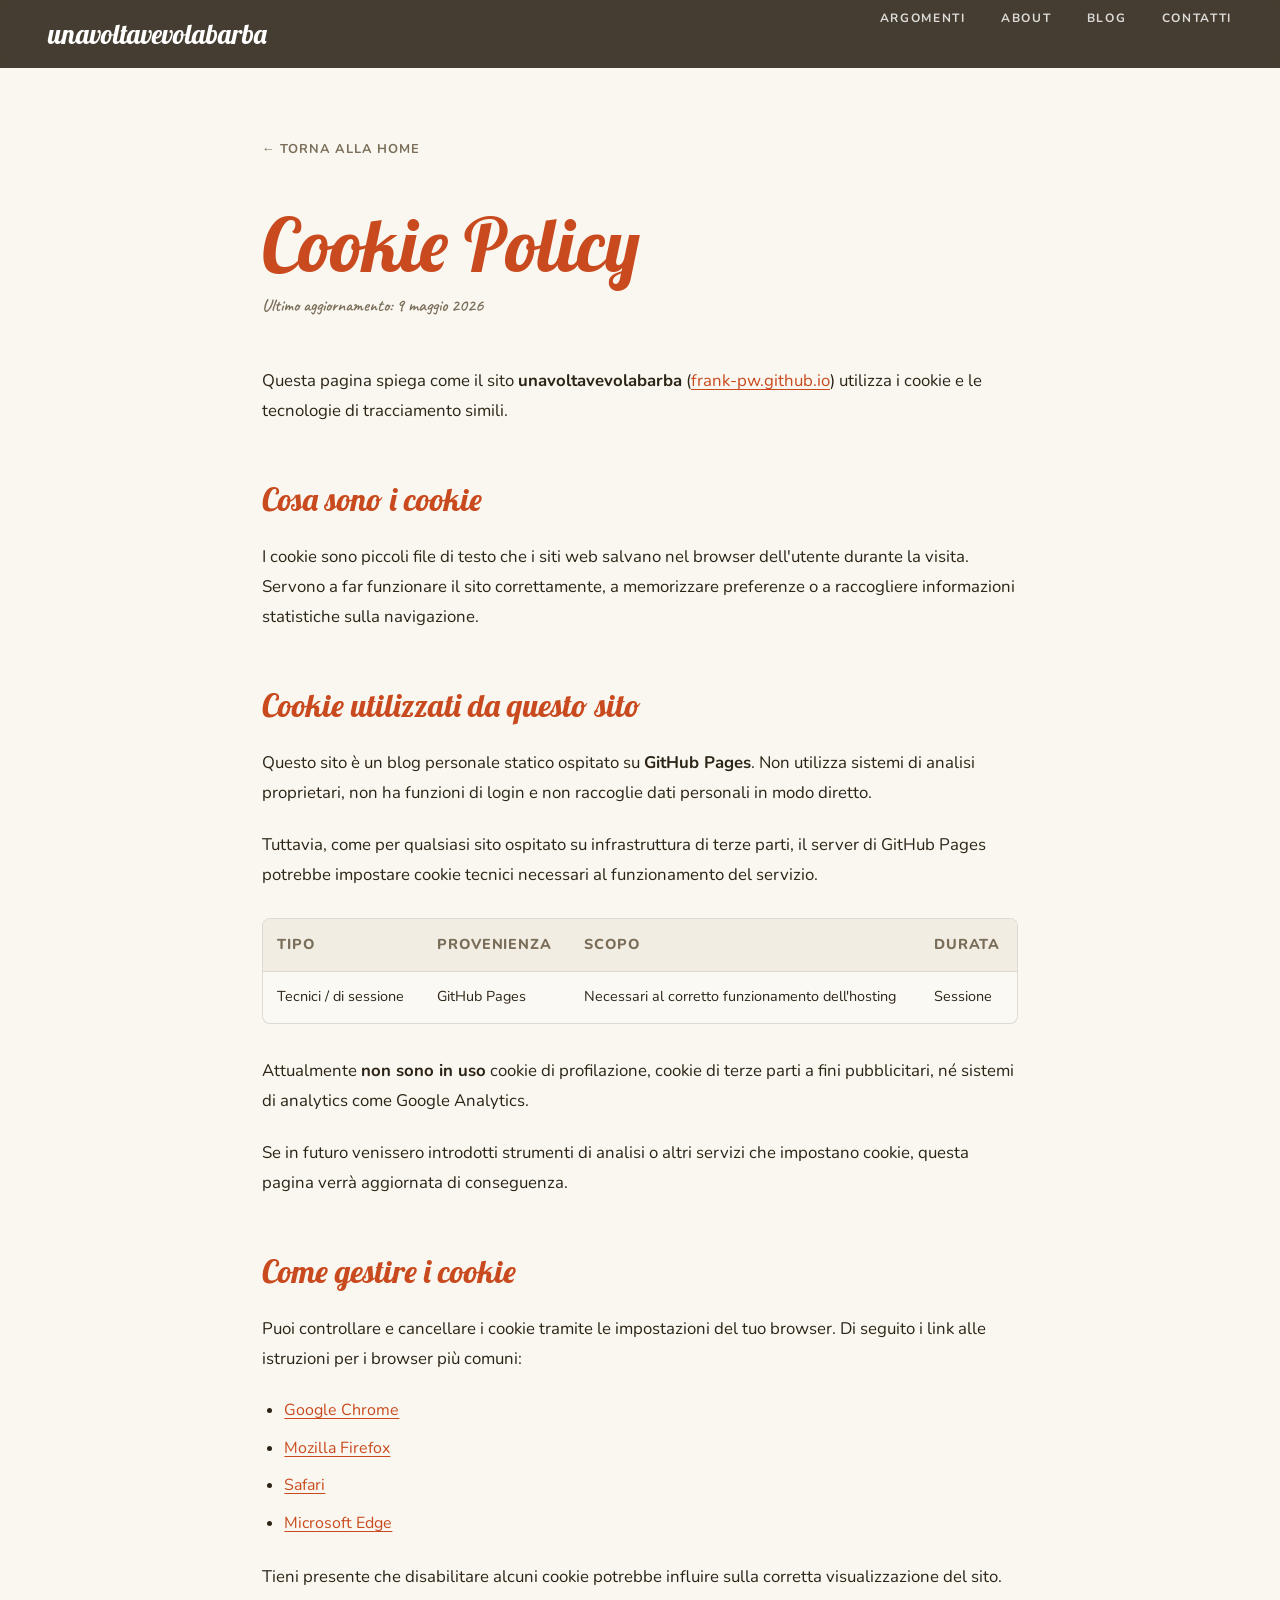
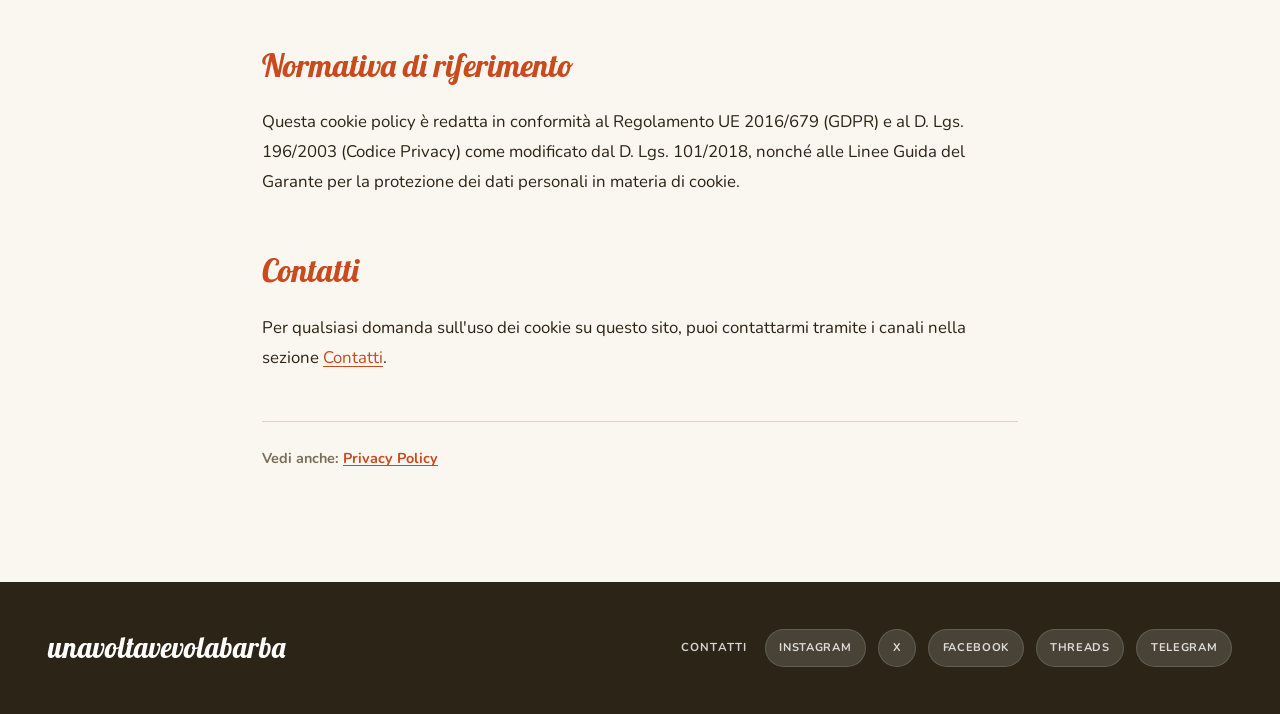
<file: cookie-policy.html>
<!DOCTYPE html>
<html lang="it">
<head>
  <meta charset="UTF-8" />
  <meta name="viewport" content="width=device-width, initial-scale=1.0" />
  <title>Cookie Policy - unavoltavevolabarba</title>
  <link rel="icon" type="image/png" href="papaveri-favicon.png?v=3" />
  <link rel="shortcut icon" href="papaveri-favicon.png?v=3" />
  <link rel="preconnect" href="https://fonts.googleapis.com" />
  <link rel="preconnect" href="https://fonts.gstatic.com" crossorigin />
  <link
    href="https://fonts.googleapis.com/css2?family=Lobster&family=Caveat:wght@400;600;700&family=Nunito:ital,wght@0,300;0,400;0,600;0,700;1,300;1,400&display=swap"
    rel="stylesheet"
  />
  <style>
    *, *::before, *::after { box-sizing: border-box; margin: 0; padding: 0; }

    :root {
      --bg: #faf7f2;
      --text: #2c2416;
      --muted: #7a6a54;
      --accent: #c0622a;
      --border: #e0d6c8;
      --font-body: 'Georgia', serif;
      --font-nav: system-ui, sans-serif;
    }

    body {
      background: var(--bg);
      color: var(--text);
      font-family: var(--font-body);
      font-size: 1.05rem;
      line-height: 1.75;
    }

    nav {
      position: sticky;
      top: 0;
      z-index: 100;
      background: var(--bg);
      border-bottom: 1px solid var(--border);
      padding: 0 2rem;
      display: flex;
      align-items: center;
      justify-content: space-between;
      height: 56px;
    }
    nav a.logo {
      font-family: var(--font-nav);
      font-weight: 700;
      font-size: 0.95rem;
      color: var(--text);
      text-decoration: none;
    }
    nav ul {
      list-style: none;
      display: flex;
      gap: 1.5rem;
    }
    nav ul a {
      font-family: var(--font-nav);
      font-size: 0.85rem;
      color: var(--muted);
      text-decoration: none;
      transition: color 0.2s;
    }
    nav ul a:hover { color: var(--accent); }

    main {
      max-width: 720px;
      margin: 0 auto;
      padding: 3rem 2rem 5rem;
    }

    .back-link {
      display: inline-block;
      font-family: var(--font-nav);
      font-size: 0.85rem;
      color: var(--muted);
      text-decoration: none;
      margin-bottom: 2.5rem;
      transition: color 0.2s;
    }
    .back-link:hover { color: var(--accent); }

    h1 {
      font-size: clamp(1.8rem, 4vw, 2.4rem);
      font-weight: normal;
      line-height: 1.2;
      margin-bottom: 0.5rem;
    }
    .meta {
      font-family: var(--font-nav);
      font-size: 0.8rem;
      color: var(--muted);
      margin-bottom: 2.5rem;
    }

    h2 {
      font-size: 1.1rem;
      font-weight: normal;
      color: var(--accent);
      margin-top: 2.5rem;
      margin-bottom: 0.75rem;
      text-transform: uppercase;
      letter-spacing: 0.06em;
      font-family: var(--font-nav);
    }

    p { margin-bottom: 1rem; }

    table {
      width: 100%;
      border-collapse: collapse;
      margin: 1.5rem 0;
      font-family: var(--font-nav);
      font-size: 0.88rem;
    }
    th {
      text-align: left;
      padding: 0.6rem 0.8rem;
      background: #f0ebe2;
      color: var(--muted);
      font-weight: 600;
      border-bottom: 1px solid var(--border);
    }
    td {
      padding: 0.6rem 0.8rem;
      border-bottom: 1px solid var(--border);
      vertical-align: top;
    }
    tr:last-child td { border-bottom: none; }

    a { color: var(--accent); }
    a:hover { opacity: 0.8; }

    hr {
      border: none;
      border-top: 1px solid var(--border);
      margin: 3rem 0;
    }

    footer {
      border-top: 1px solid var(--border);
      padding: 2rem;
      display: flex;
      flex-wrap: wrap;
      align-items: center;
      justify-content: space-between;
      gap: 1rem;
    }
    footer a.logo {
      font-family: var(--font-nav);
      font-weight: 700;
      font-size: 0.9rem;
      color: var(--text);
      text-decoration: none;
    }
    .footer-social {
      display: flex;
      gap: 1rem;
      flex-wrap: wrap;
    }
    .footer-social a {
      font-family: var(--font-nav);
      font-size: 0.82rem;
      color: var(--muted);
      text-decoration: none;
      transition: color 0.2s;
    }
    .footer-social a:hover { color: var(--accent); }

    @media (max-width: 600px) {
      nav ul { display: none; }
      footer { flex-direction: column; align-items: flex-start; }
      table { font-size: 0.8rem; }
    }
  </style>
  <link rel="stylesheet" href="legal.css" />
</head>
<body>

<nav>
  <a class="logo" href="https://frank-pw.github.io/index.html">unavoltavevolabarba</a>
  <ul>
    <li><a href="https://frank-pw.github.io/index.html#topics">Argomenti</a></li>
    <li><a href="https://frank-pw.github.io/index.html#about">About</a></li>
    <li><a href="https://frank-pw.github.io/index.html#blog">Blog</a></li>
    <li><a href="https://frank-pw.github.io/index.html#contatti">Contatti</a></li>
  </ul>
</nav>

<main>
  <a class="back-link" href="https://frank-pw.github.io/index.html">← Torna alla home</a>

  <h1>Cookie Policy</h1>
  <p class="meta">Ultimo aggiornamento: 9 maggio 2026</p>

  <p>Questa pagina spiega come il sito <strong>unavoltavevolabarba</strong> (<a href="https://frank-pw.github.io/">frank-pw.github.io</a>) utilizza i cookie e le tecnologie di tracciamento simili.</p>

  <h2>Cosa sono i cookie</h2>
  <p>I cookie sono piccoli file di testo che i siti web salvano nel browser dell'utente durante la visita. Servono a far funzionare il sito correttamente, a memorizzare preferenze o a raccogliere informazioni statistiche sulla navigazione.</p>

  <h2>Cookie utilizzati da questo sito</h2>
  <p>Questo sito è un blog personale statico ospitato su <strong>GitHub Pages</strong>. Non utilizza sistemi di analisi proprietari, non ha funzioni di login e non raccoglie dati personali in modo diretto.</p>
  <p>Tuttavia, come per qualsiasi sito ospitato su infrastruttura di terze parti, il server di GitHub Pages potrebbe impostare cookie tecnici necessari al funzionamento del servizio.</p>

  <table>
    <thead>
      <tr>
        <th>Tipo</th>
        <th>Provenienza</th>
        <th>Scopo</th>
        <th>Durata</th>
      </tr>
    </thead>
    <tbody>
      <tr>
        <td>Tecnici / di sessione</td>
        <td>GitHub Pages</td>
        <td>Necessari al corretto funzionamento dell'hosting</td>
        <td>Sessione</td>
      </tr>
    </tbody>
  </table>

  <p>Attualmente <strong>non sono in uso</strong> cookie di profilazione, cookie di terze parti a fini pubblicitari, né sistemi di analytics come Google Analytics.</p>
  <p>Se in futuro venissero introdotti strumenti di analisi o altri servizi che impostano cookie, questa pagina verrà aggiornata di conseguenza.</p>

  <h2>Come gestire i cookie</h2>
  <p>Puoi controllare e cancellare i cookie tramite le impostazioni del tuo browser. Di seguito i link alle istruzioni per i browser più comuni:</p>
  <ul>
    <li><a href="https://support.google.com/chrome/answer/95647" target="_blank" rel="noopener">Google Chrome</a></li>
    <li><a href="https://support.mozilla.org/it/kb/protezione-antitracciamento-avanzata-firefox-desktop" target="_blank" rel="noopener">Mozilla Firefox</a></li>
    <li><a href="https://support.apple.com/it-it/guide/safari/sfri11471/mac" target="_blank" rel="noopener">Safari</a></li>
    <li><a href="https://support.microsoft.com/it-it/microsoft-edge/eliminare-i-cookie-in-microsoft-edge-63947406-40ac-c3b8-57b9-2a946a29ae09" target="_blank" rel="noopener">Microsoft Edge</a></li>
  </ul>
  <p>Tieni presente che disabilitare alcuni cookie potrebbe influire sulla corretta visualizzazione del sito.</p>

  <h2>Normativa di riferimento</h2>
  <p>Questa cookie policy è redatta in conformità al Regolamento UE 2016/679 (GDPR) e al D. Lgs. 196/2003 (Codice Privacy) come modificato dal D. Lgs. 101/2018, nonché alle Linee Guida del Garante per la protezione dei dati personali in materia di cookie.</p>

  <h2>Contatti</h2>
  <p>Per qualsiasi domanda sull'uso dei cookie su questo sito, puoi contattarmi tramite i canali nella sezione <a href="https://frank-pw.github.io/index.html#contatti">Contatti</a>.</p>

  <hr />

  <p class="see-also">Vedi anche: <a href="privacy-policy.html">Privacy Policy</a></p>
</main>

<footer>
  <a class="logo" href="https://frank-pw.github.io/index.html">unavoltavevolabarba</a>
  <div class="footer-social">
    <span>Contatti</span>
    <a href="https://www.instagram.com/frank_pw" target="_blank" rel="noopener">Instagram</a>
    <a href="https://x.com/frank_pw" target="_blank" rel="noopener">X</a>
    <a href="https://www.facebook.com/frank_pw" target="_blank" rel="noopener">Facebook</a>
    <a href="https://www.threads.net/@frank_pw" target="_blank" rel="noopener">Threads</a>
    <a href="https://t.me/frank_pw1" target="_blank" rel="noopener">Telegram</a>
  </div>
</footer>

</body>
</html>
</file>
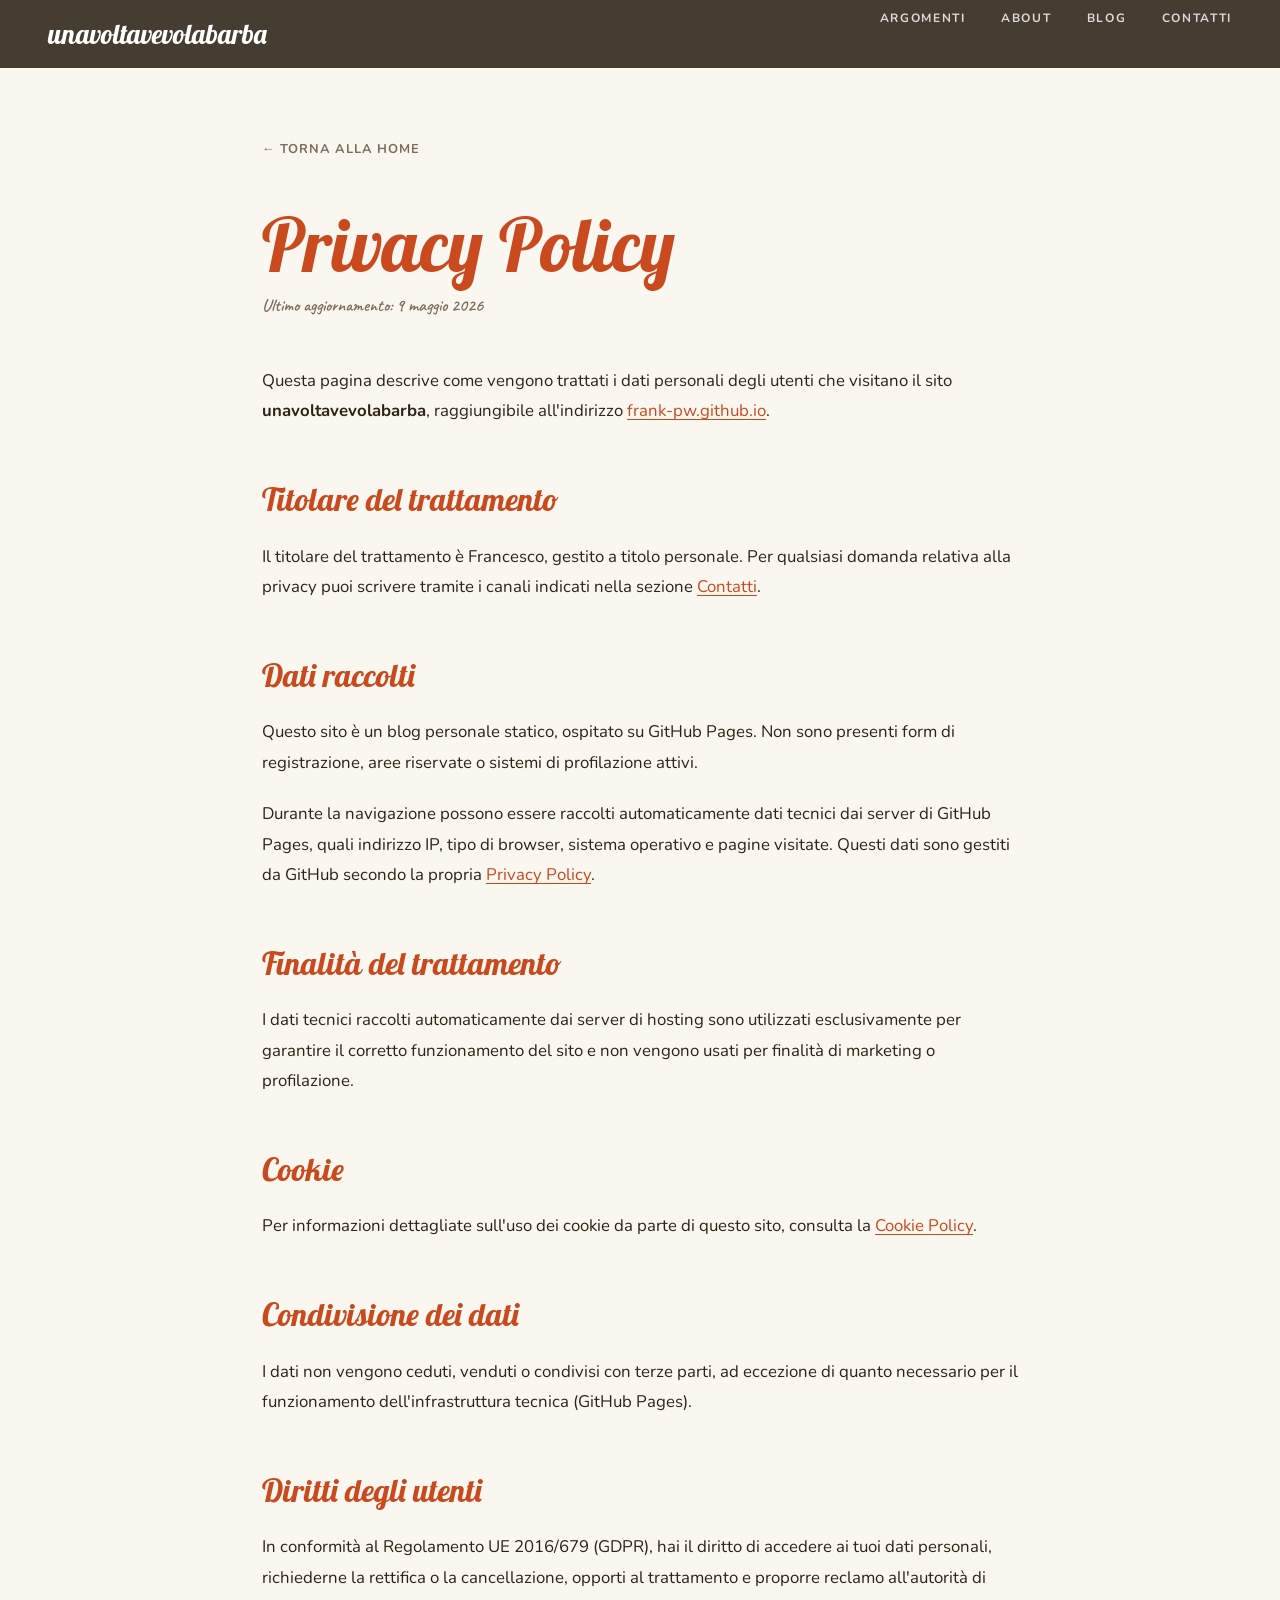
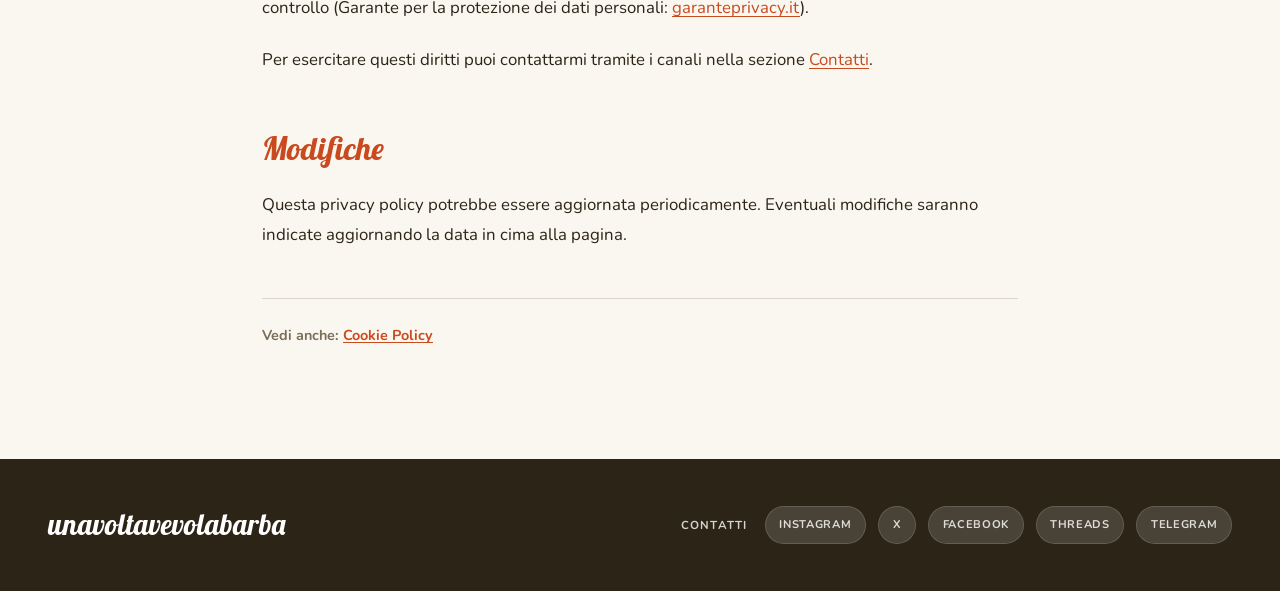
<file: privacy-policy.html>
<!DOCTYPE html>
<html lang="it">
<head>
  <meta charset="UTF-8" />
  <meta name="viewport" content="width=device-width, initial-scale=1.0" />
  <title>Privacy Policy - unavoltavevolabarba</title>
  <link rel="icon" type="image/png" href="papaveri-favicon.png?v=3" />
  <link rel="shortcut icon" href="papaveri-favicon.png?v=3" />
  <link rel="preconnect" href="https://fonts.googleapis.com" />
  <link rel="preconnect" href="https://fonts.gstatic.com" crossorigin />
  <link
    href="https://fonts.googleapis.com/css2?family=Lobster&family=Caveat:wght@400;600;700&family=Nunito:ital,wght@0,300;0,400;0,600;0,700;1,300;1,400&display=swap"
    rel="stylesheet"
  />
  <style>
    *, *::before, *::after { box-sizing: border-box; margin: 0; padding: 0; }

    :root {
      --bg: #faf7f2;
      --text: #2c2416;
      --muted: #7a6a54;
      --accent: #c0622a;
      --border: #e0d6c8;
      --font-body: 'Georgia', serif;
      --font-nav: system-ui, sans-serif;
    }

    body {
      background: var(--bg);
      color: var(--text);
      font-family: var(--font-body);
      font-size: 1.05rem;
      line-height: 1.75;
    }

    /* NAV */
    nav {
      position: sticky;
      top: 0;
      z-index: 100;
      background: var(--bg);
      border-bottom: 1px solid var(--border);
      padding: 0 2rem;
      display: flex;
      align-items: center;
      justify-content: space-between;
      height: 56px;
    }
    nav a.logo {
      font-family: var(--font-nav);
      font-weight: 700;
      font-size: 0.95rem;
      color: var(--text);
      text-decoration: none;
      letter-spacing: -0.01em;
    }
    nav ul {
      list-style: none;
      display: flex;
      gap: 1.5rem;
    }
    nav ul a {
      font-family: var(--font-nav);
      font-size: 0.85rem;
      color: var(--muted);
      text-decoration: none;
      transition: color 0.2s;
    }
    nav ul a:hover { color: var(--accent); }

    /* CONTENT */
    main {
      max-width: 720px;
      margin: 0 auto;
      padding: 3rem 2rem 5rem;
    }

    .back-link {
      display: inline-block;
      font-family: var(--font-nav);
      font-size: 0.85rem;
      color: var(--muted);
      text-decoration: none;
      margin-bottom: 2.5rem;
      transition: color 0.2s;
    }
    .back-link:hover { color: var(--accent); }

    h1 {
      font-size: clamp(1.8rem, 4vw, 2.4rem);
      font-weight: normal;
      line-height: 1.2;
      margin-bottom: 0.5rem;
    }
    .meta {
      font-family: var(--font-nav);
      font-size: 0.8rem;
      color: var(--muted);
      margin-bottom: 2.5rem;
    }

    h2 {
      font-size: 1.1rem;
      font-weight: normal;
      color: var(--accent);
      margin-top: 2.5rem;
      margin-bottom: 0.75rem;
      text-transform: uppercase;
      letter-spacing: 0.06em;
      font-family: var(--font-nav);
    }

    p { margin-bottom: 1rem; }

    a { color: var(--accent); }
    a:hover { opacity: 0.8; }

    hr {
      border: none;
      border-top: 1px solid var(--border);
      margin: 3rem 0;
    }

    /* FOOTER */
    footer {
      border-top: 1px solid var(--border);
      padding: 2rem;
      display: flex;
      flex-wrap: wrap;
      align-items: center;
      justify-content: space-between;
      gap: 1rem;
    }
    footer a.logo {
      font-family: var(--font-nav);
      font-weight: 700;
      font-size: 0.9rem;
      color: var(--text);
      text-decoration: none;
    }
    .footer-social {
      display: flex;
      gap: 1rem;
      flex-wrap: wrap;
    }
    .footer-social a {
      font-family: var(--font-nav);
      font-size: 0.82rem;
      color: var(--muted);
      text-decoration: none;
      transition: color 0.2s;
    }
    .footer-social a:hover { color: var(--accent); }

    @media (max-width: 600px) {
      nav ul { display: none; }
      footer { flex-direction: column; align-items: flex-start; }
    }
  </style>
  <link rel="stylesheet" href="legal.css" />
</head>
<body>

<nav>
  <a class="logo" href="https://frank-pw.github.io/index.html">unavoltavevolabarba</a>
  <ul>
    <li><a href="https://frank-pw.github.io/index.html#topics">Argomenti</a></li>
    <li><a href="https://frank-pw.github.io/index.html#about">About</a></li>
    <li><a href="https://frank-pw.github.io/index.html#blog">Blog</a></li>
    <li><a href="https://frank-pw.github.io/index.html#contatti">Contatti</a></li>
  </ul>
</nav>

<main>
  <a class="back-link" href="https://frank-pw.github.io/index.html">← Torna alla home</a>

  <h1>Privacy Policy</h1>
  <p class="meta">Ultimo aggiornamento: 9 maggio 2026</p>

  <p>Questa pagina descrive come vengono trattati i dati personali degli utenti che visitano il sito <strong>unavoltavevolabarba</strong>, raggiungibile all'indirizzo <a href="https://frank-pw.github.io/">frank-pw.github.io</a>.</p>

  <h2>Titolare del trattamento</h2>
  <p>Il titolare del trattamento è Francesco, gestito a titolo personale. Per qualsiasi domanda relativa alla privacy puoi scrivere tramite i canali indicati nella sezione <a href="https://frank-pw.github.io/index.html#contatti">Contatti</a>.</p>

  <h2>Dati raccolti</h2>
  <p>Questo sito è un blog personale statico, ospitato su GitHub Pages. Non sono presenti form di registrazione, aree riservate o sistemi di profilazione attivi.</p>
  <p>Durante la navigazione possono essere raccolti automaticamente dati tecnici dai server di GitHub Pages, quali indirizzo IP, tipo di browser, sistema operativo e pagine visitate. Questi dati sono gestiti da GitHub secondo la propria <a href="https://docs.github.com/en/site-policy/privacy-policies/github-general-privacy-statement" target="_blank" rel="noopener">Privacy Policy</a>.</p>

  <h2>Finalità del trattamento</h2>
  <p>I dati tecnici raccolti automaticamente dai server di hosting sono utilizzati esclusivamente per garantire il corretto funzionamento del sito e non vengono usati per finalità di marketing o profilazione.</p>

  <h2>Cookie</h2>
  <p>Per informazioni dettagliate sull'uso dei cookie da parte di questo sito, consulta la <a href="cookie-policy.html">Cookie Policy</a>.</p>

  <h2>Condivisione dei dati</h2>
  <p>I dati non vengono ceduti, venduti o condivisi con terze parti, ad eccezione di quanto necessario per il funzionamento dell'infrastruttura tecnica (GitHub Pages).</p>

  <h2>Diritti degli utenti</h2>
  <p>In conformità al Regolamento UE 2016/679 (GDPR), hai il diritto di accedere ai tuoi dati personali, richiederne la rettifica o la cancellazione, opporti al trattamento e proporre reclamo all'autorità di controllo (Garante per la protezione dei dati personali: <a href="https://www.garanteprivacy.it" target="_blank" rel="noopener">garanteprivacy.it</a>).</p>
  <p>Per esercitare questi diritti puoi contattarmi tramite i canali nella sezione <a href="https://frank-pw.github.io/index.html#contatti">Contatti</a>.</p>

  <h2>Modifiche</h2>
  <p>Questa privacy policy potrebbe essere aggiornata periodicamente. Eventuali modifiche saranno indicate aggiornando la data in cima alla pagina.</p>

  <hr />

  <p class="see-also">Vedi anche: <a href="cookie-policy.html">Cookie Policy</a></p>
</main>

<footer>
  <a class="logo" href="https://frank-pw.github.io/index.html">unavoltavevolabarba</a>
  <div class="footer-social">
    <span>Contatti</span>
    <a href="https://www.instagram.com/frank_pw" target="_blank" rel="noopener">Instagram</a>
    <a href="https://x.com/frank_pw" target="_blank" rel="noopener">X</a>
    <a href="https://www.facebook.com/frank_pw" target="_blank" rel="noopener">Facebook</a>
    <a href="https://www.threads.net/@frank_pw" target="_blank" rel="noopener">Threads</a>
    <a href="https://t.me/frank_pw1" target="_blank" rel="noopener">Telegram</a>
  </div>
</footer>

</body>
</html>
</file>
<file: legal.css>
*,
*::before,
*::after {
  box-sizing: border-box;
}

:root {
  --rust: #c84a1e;
  --rust2: #e05a28;
  --sage: #7a8c6e;
  --sand: #d4c4a0;
  --cream: #f2ede2;
  --warm: #faf7f0;
  --dark: #2c2416;
  --muted: #7a6e5a;
  --hand: "Lobster", cursive;
  --sketch: "Caveat", cursive;
  --body: "Nunito", sans-serif;
}

html {
  scroll-behavior: smooth;
}

body {
  background: var(--warm);
  color: var(--dark);
  font-family: var(--body);
  font-size: 1.05rem;
  line-height: 1.8;
  overflow-x: hidden;
}

nav {
  position: sticky;
  top: 0;
  z-index: 100;
  min-height: 68px;
  padding: 1rem 3rem;
  background: rgba(44, 36, 22, 0.88);
  backdrop-filter: blur(4px);
  border-bottom: none;
}

nav a.logo {
  font-family: var(--hand);
  font-size: 1.7rem;
  font-weight: 400;
  color: #fff;
  letter-spacing: 0;
}

nav ul {
  gap: 2.2rem;
}

nav ul a {
  font-family: var(--body);
  font-size: 0.75rem;
  font-weight: 700;
  letter-spacing: 0.14em;
  text-transform: uppercase;
  color: rgba(255, 255, 255, 0.82);
}

nav ul a:hover {
  color: #fff;
}

main {
  max-width: 820px;
  padding: 4rem 2rem 5.5rem;
}

.back-link {
  display: inline-flex;
  align-items: center;
  min-height: 36px;
  padding: 0.3rem 0;
  font-family: var(--body);
  font-size: 0.8rem;
  font-weight: 700;
  letter-spacing: 0.08em;
  text-transform: uppercase;
  color: var(--muted);
}

.back-link:hover {
  color: var(--rust);
}

h1 {
  font-family: var(--hand);
  font-size: clamp(2.6rem, 7vw, 4.6rem);
  font-weight: 400;
  line-height: 1;
  color: var(--rust);
  margin-bottom: 0.55rem;
}

.meta {
  font-family: var(--sketch);
  font-size: 1.1rem;
  font-weight: 600;
  color: var(--muted);
  margin-bottom: 2.75rem;
}

h2 {
  font-family: var(--hand);
  font-size: clamp(1.45rem, 3vw, 2rem);
  font-weight: 400;
  letter-spacing: 0;
  text-transform: none;
  color: var(--rust);
  margin-top: 2.8rem;
  margin-bottom: 0.8rem;
}

p {
  margin-bottom: 1.35rem;
}

strong {
  font-weight: 700;
}

a {
  color: var(--rust);
  text-decoration-thickness: 1px;
  text-underline-offset: 0.16em;
}

a:hover {
  color: var(--rust2);
  opacity: 1;
}

hr {
  border: none;
  border-top: 1px solid rgba(122, 110, 90, 0.25);
  margin: 3rem 0 1.5rem;
}

.see-also {
  font-size: 0.9rem;
  font-weight: 700;
  color: var(--muted);
}

table {
  width: 100%;
  margin: 1.75rem 0 2rem;
  border-collapse: separate;
  border-spacing: 0;
  overflow: hidden;
  border: 1px solid rgba(122, 110, 90, 0.22);
  border-radius: 8px;
  font-family: var(--body);
  font-size: 0.9rem;
  background: rgba(255, 255, 255, 0.26);
}

th {
  background: var(--cream);
  color: var(--muted);
  font-weight: 800;
  letter-spacing: 0.06em;
  text-transform: uppercase;
}

th,
td {
  padding: 0.8rem 0.9rem;
  border-bottom: 1px solid rgba(122, 110, 90, 0.18);
}

tr:last-child td {
  border-bottom: none;
}

ul {
  padding-left: 1.4rem;
  margin-bottom: 1.5rem;
  font-family: var(--body);
  font-size: 1rem;
}

li {
  margin-bottom: 0.55rem;
}

footer {
  background: var(--dark);
  color: rgba(255, 255, 255, 0.55);
  border-top: none;
  padding: 2.5rem 3rem;
}

footer a.logo {
  font-family: var(--hand);
  font-size: 1.8rem;
  font-weight: 400;
  color: #fff;
}

.footer-social {
  display: flex;
  gap: 0.75rem;
  align-items: center;
  flex-wrap: wrap;
}

.footer-social span {
  font-family: var(--body);
  font-size: 0.72rem;
  font-weight: 700;
  letter-spacing: 0.1em;
  text-transform: uppercase;
  color: rgba(255, 255, 255, 0.8);
  margin-right: 0.35rem;
}

.footer-social a {
  display: inline-flex;
  align-items: center;
  justify-content: center;
  min-height: 38px;
  padding: 0 0.85rem;
  border-radius: 999px;
  background: rgba(255, 255, 255, 0.14);
  border: 1px solid rgba(255, 255, 255, 0.14);
  color: rgba(255, 255, 255, 0.82);
  font-family: var(--body);
  font-size: 0.7rem;
  font-weight: 700;
  letter-spacing: 0.06em;
  text-transform: uppercase;
  text-decoration: none;
  transition: background 0.2s, border-color 0.2s, color 0.2s, transform 0.2s;
}

.footer-social a:hover {
  background: var(--rust);
  border-color: var(--rust);
  color: #fff;
  transform: translateY(-2px);
}

@media (max-width: 700px) {
  nav {
    flex-direction: column;
    gap: 0.75rem;
    padding: 0.9rem 1.25rem;
  }

  nav ul {
    display: flex;
    flex-wrap: wrap;
    justify-content: center;
    gap: 0.55rem 1rem;
  }

  main {
    padding: 3rem 1.25rem 4.5rem;
  }

  footer {
    flex-direction: column;
    align-items: center;
    gap: 1.5rem;
    padding: 2.5rem 1.25rem;
    text-align: center;
  }

  .footer-social {
    justify-content: center;
  }
}

@media (max-width: 520px) {
  nav a.logo,
  footer a.logo {
    font-size: 1.4rem;
  }

  table {
    display: block;
    overflow-x: auto;
  }
}
</file>
